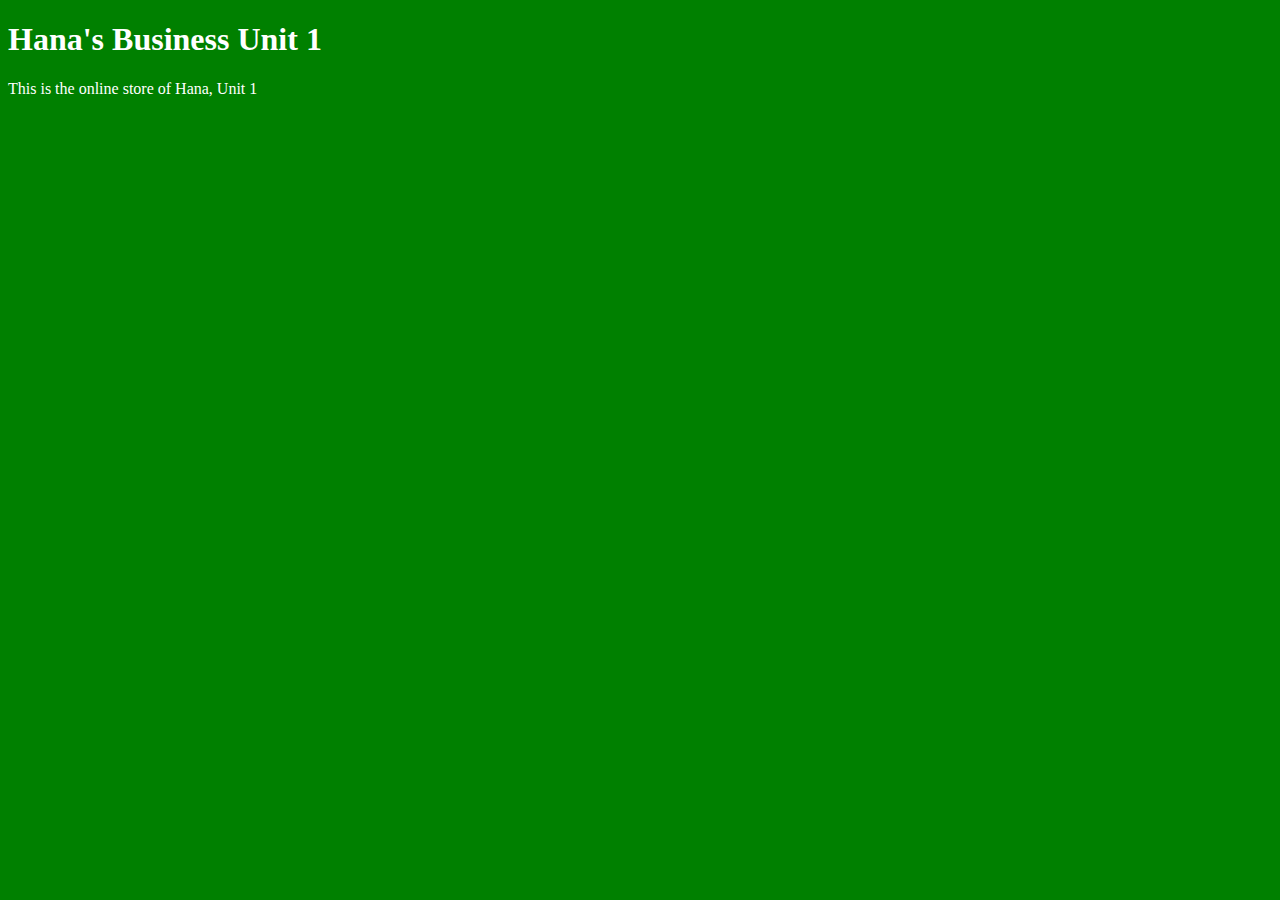
<file: unit_1/index.html>
<!DOCTYPE html>
<html>

	<head>
		<title>Hana's Business Unit 1</title>
		<link rel="stylesheet" type="text/css" href="css/style.css">
	</head>
	<body>
		<h1>Hana's Business Unit 1</h1>
		<p>This is the online store of Hana, Unit 1</p>
	</body>

</html>
</file>
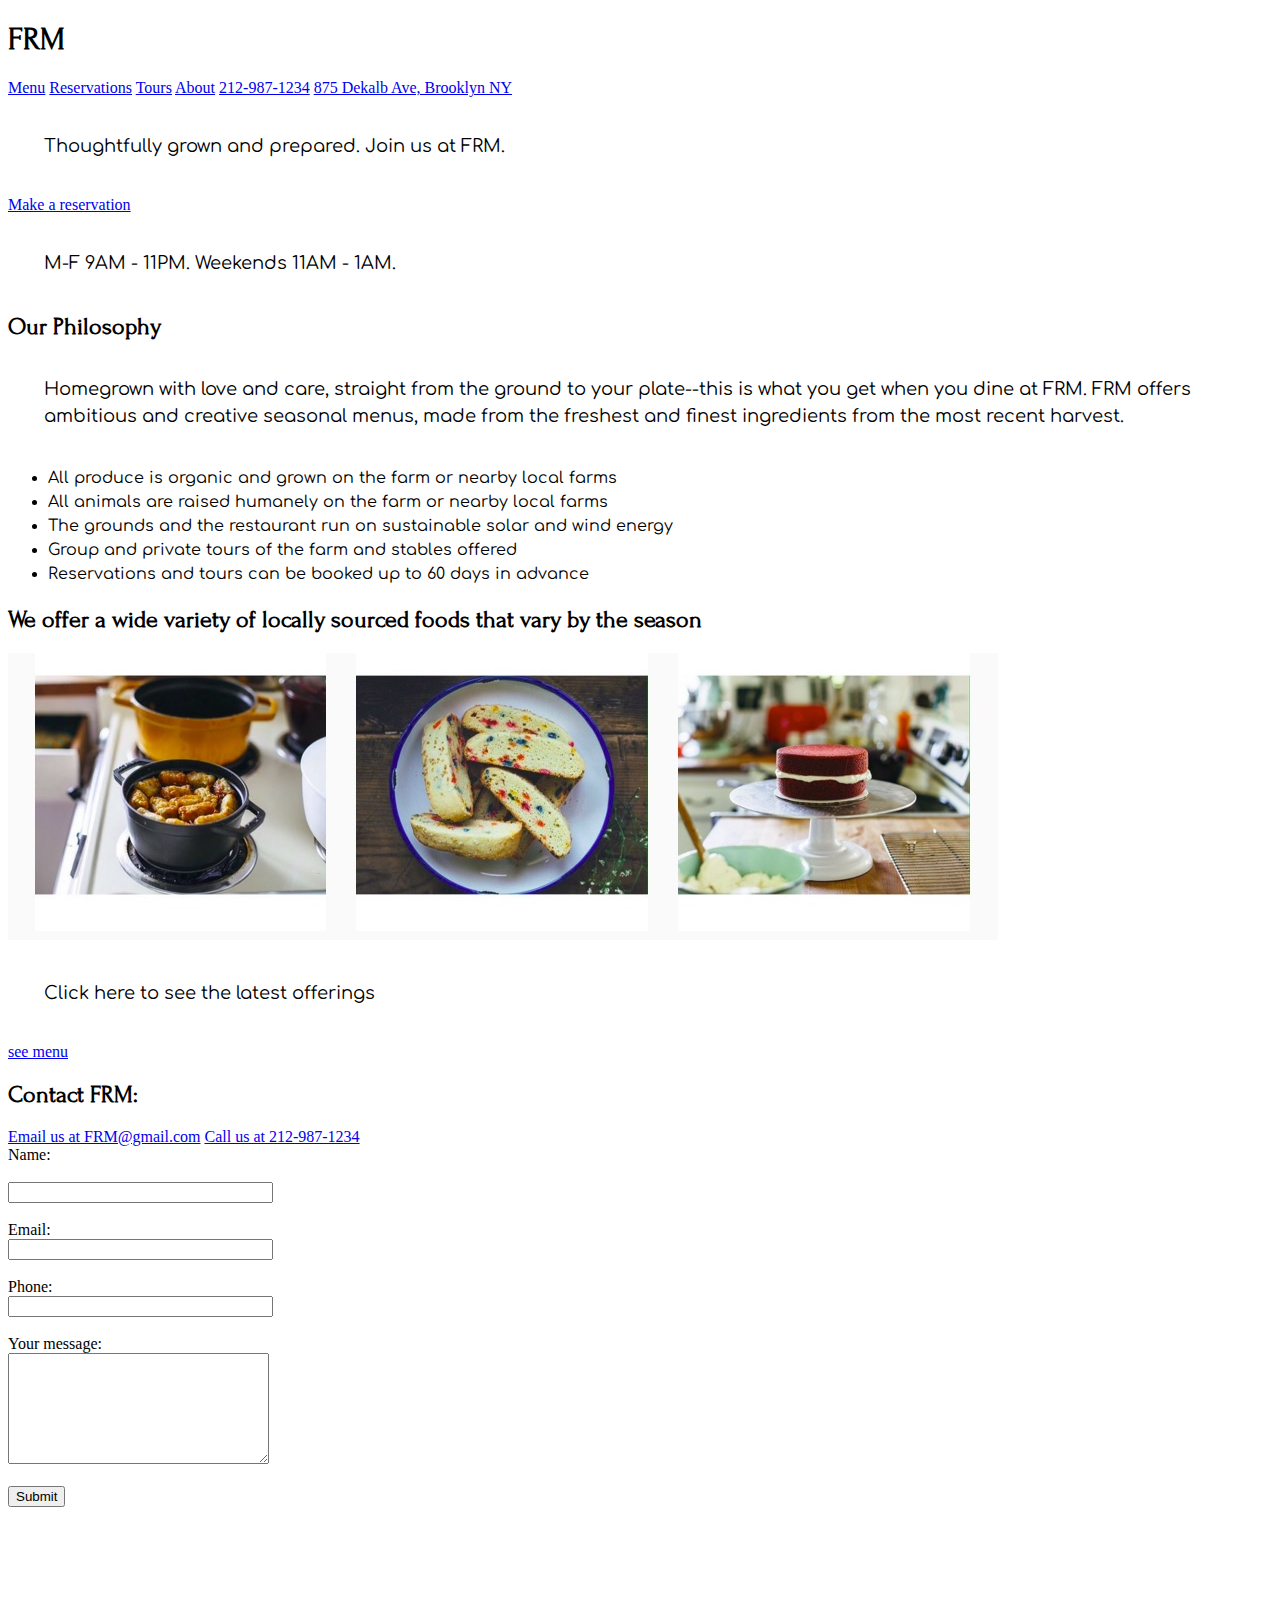
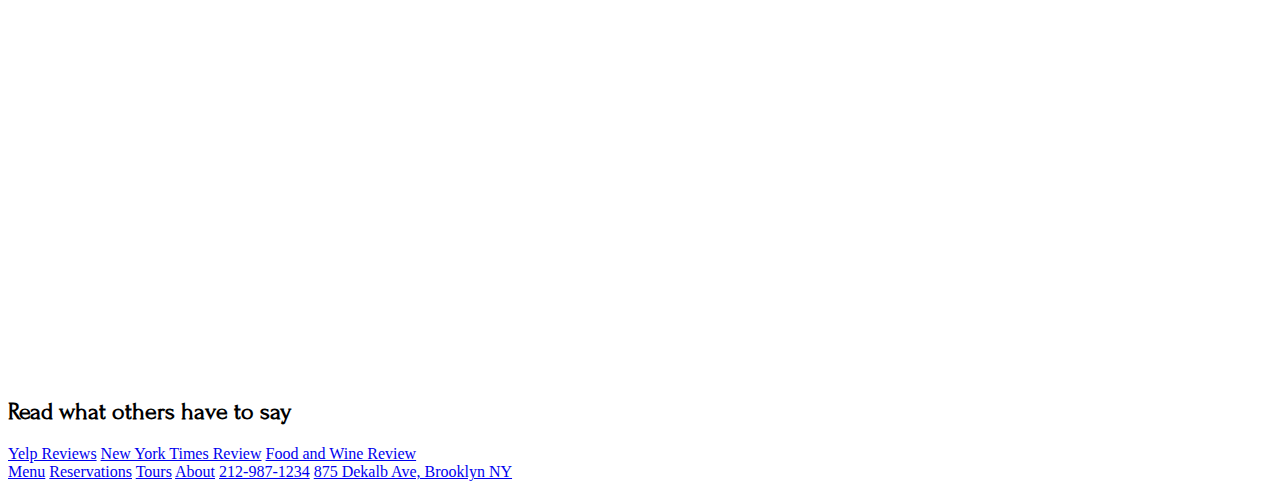
<file: unit_3/index.html>
<!DOCTYPE html>
<html>
<head>
	<title>FRM</title>
	<link rel="stylesheet" type="text/css" href="css/style.css">
</head>
<body>
	<header>
		<h1>FRM</h1>
		<nav>
			<a href="#">Menu</a>
			<a href="#">Reservations</a>
			<a href="#">Tours</a>
			<a href="#">About</a>
			<a href="tel:+2129871234">212-987-1234</a>
			<a href="https://www.google.com/maps/search/Brooklyn,+NY">875 Dekalb Ave, Brooklyn NY</a>
		</nav>
	</header>
	<section id="intro">
		<p id="slogan">Thoughtfully grown and prepared. Join us at FRM.</p>
		<a href="#">Make a reservation</a>
		<p id="hours">M-F 9AM - 11PM. Weekends 11AM - 1AM.</p>
	</section>
	<section>
		<h2>Our Philosophy</h2>
		<p>Homegrown with love and care, straight from the ground to your plate--this is what you get when you dine at FRM. FRM offers ambitious and creative seasonal menus, made from the freshest and finest ingredients from the most recent harvest.</p>
		<ul>
			<li>All produce is organic and grown on the farm or nearby local farms</li>
			<li>All animals are raised humanely on the farm or nearby local farms</li>
			<li>The grounds and the restaurant run on sustainable solar and wind energy</li>
			<li>Group and private tours of the farm and stables offered</li>
			<li>Reservations and tours can be booked up to 60 days in advance</li>
		</ul>
	</section>
	<section id="menu">
		<h2>We offer a wide variety of locally sourced foods that vary by the season</h2>
		<img src="images/Instagram_Feed_FRM.jpg">
		<p>Click here to see the latest offerings</p>
		<a href="#">see menu</a>
	</section>
	<section id="contact">
		<h2>Contact FRM:</h2>
		<a href="theFRM@gmail.com">Email us at FRM@gmail.com</a>
		<a href="tel:+2129871234">Call us at 212-987-1234</a>

	<br>
	<section id="contact form">
		<form id="contact_form" action="#" method="POST" enctype="	multipart/form-data">
		<div class="row">
			<label for="name">Name:</label><br></br>
			<input id="name" class="input" name="name" type="text" value="" size="30" /><br></br>
		</div>
		<div class="row">
			<label for="email">Email:</label><br />
			<input id="email" class="input" name="email" type="text" value="" size="30" /><br></br>
		</div>
		<div class="row">
			<label for="phone">Phone:</label><br />
			<input id="phone" class="input" name="phone" type="text" value="" size="30" /><br></br>
		</div>
		<div class="row">
			<label for="message">Your message:</label><br />
			<textarea id="message" class="input" name="message" rows="7" cols="30"></textarea><br></br>
		</div>
		<input id="submit_button" type="submit" value="Submit"/>
		</form>						
	</section>	
	</br>

		<iframe src="https://www.google.com/maps/embed?pb=!1m14!1m8!1m3!1d6050.299053015021!2d-73.945979!3d40.6927044!3m2!1i1024!2i768!4f13.1!3m3!1m2!1s0x89c25bf47bc26d59%3A0x4996b048f5bf6b81!2s875+Dekalb+Ave%2C+Brooklyn%2C+NY+11221!5e0!3m2!1sen!2sus!4v1496229995504" width="600" height="450" frameborder="0" style="border:0" allowfullscreen></iframe>
	</section>
	<section id="reviews">
		<h2> Read what others have to say</h2>
		<a href="#">Yelp Reviews</a> 
		<a href="#">New York Times Review</a>
		<a href="#">Food and Wine Review</a>
		<!-- Area for instragram feed-->
		<!--Area for social sharing icons-->

	<section id="footer">
		<a href="#">Menu</a>
		<a href="#">Reservations</a>
		<a href="#">Tours</a>
		<a href="#">About</a>
		<a href="tel:+2129871234">212-987-1234</a>
		<a href="https://www.google.com/maps/search/Brooklyn,+NY">875 Dekalb Ave, Brooklyn NY</a>


	</section>
</body>	
</html>
</file>
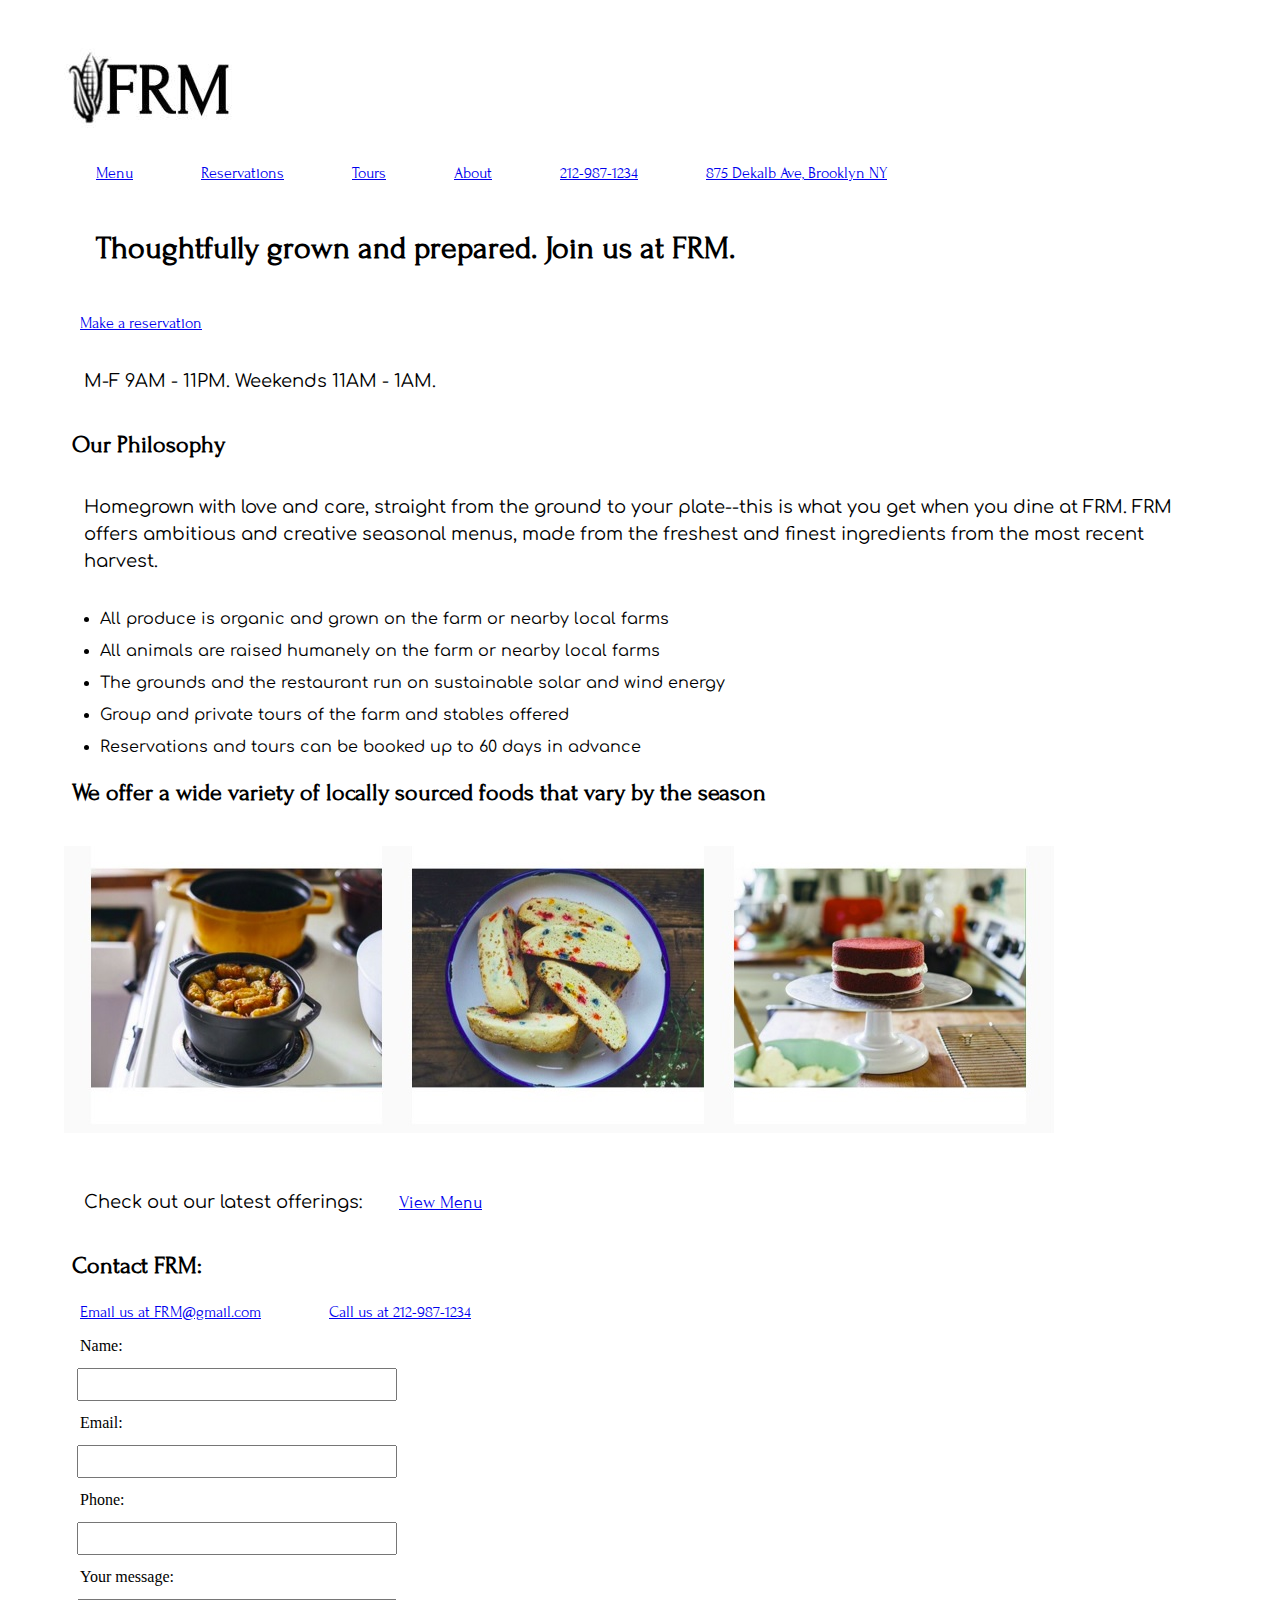
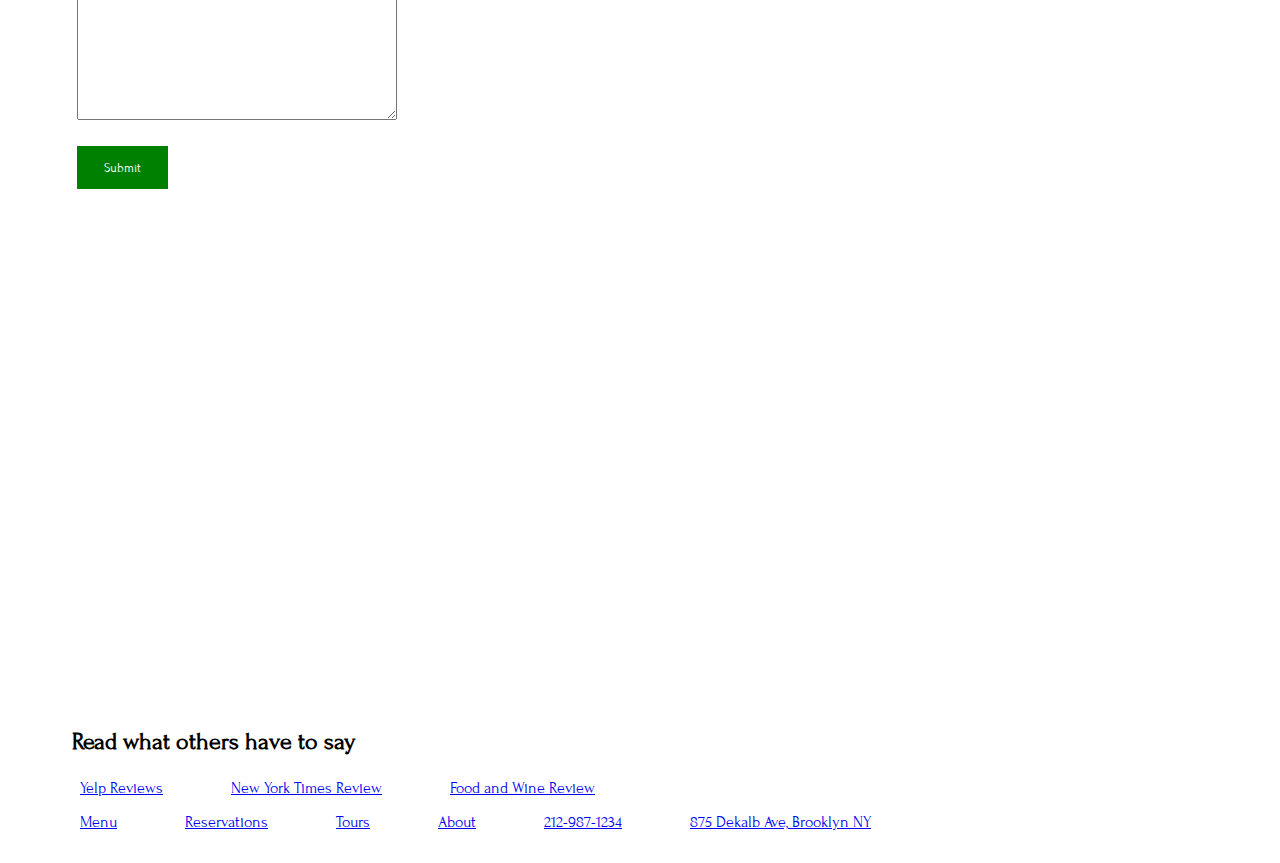
<file: unit_4/index.html>
<!DOCTYPE html>
<html>
<head>
	<title>FRM</title>
	<link rel="stylesheet" type="text/css" href="css/style.css">
</head>
<body>
	<header>
		<!-- <h1>FRM</h1> -->
		<img src="images/frm_logo.jpg">
		<nav>
			<a href="#">Menu</a>
			<a href="#">Reservations</a>
			<a href="#">Tours</a>
			<a href="#">About</a>
			<a href="tel:+2129871234">212-987-1234</a>
			<a href="https://www.google.com/maps/search/Brooklyn,+NY">875 Dekalb Ave, Brooklyn NY</a>
		</nav>
	</header>
	<section id="intro">
		<!-- <p id="slogan">Thoughtfully grown and prepared. Join us at FRM.</p> -->
		<h1 id="slogan">Thoughtfully grown and prepared. Join us at FRM.</h1>
		<a href="#">Make a reservation</a>
		<p id="hours">M-F 9AM - 11PM. Weekends 11AM - 1AM.</p>
	</section>
	<section>
		<h2>Our Philosophy</h2>
		<p>Homegrown with love and care, straight from the ground to your plate--this is what you get when you dine at FRM. FRM offers ambitious and creative seasonal menus, made from the freshest and finest ingredients from the most recent harvest.</p>
		<ul>
			<li>All produce is organic and grown on the farm or nearby local farms</li>
			<li>All animals are raised humanely on the farm or nearby local farms</li>
			<li>The grounds and the restaurant run on sustainable solar and wind energy</li>
			<li>Group and private tours of the farm and stables offered</li>
			<li>Reservations and tours can be booked up to 60 days in advance</li>
		</ul>
	</section>
	<section id="menu">
		<h2>We offer a wide variety of locally sourced foods that vary by the season</h2>
		<img src="images/Instagram_Feed_FRM.jpg">
		<p>Check out our latest offerings:<a href="#">View Menu</a></p>
		<!-- <a href="#">View Menu</a> -->
	</section>
	<section id="contact">
		<h2>Contact FRM:</h2>
		<a href="theFRM@gmail.com">Email us at FRM@gmail.com</a>
		<a href="tel:+2129871234">Call us at 212-987-1234</a>
		<form action="#" method="POST" enctype="multipart/form-data">
			<label for="name">Name:</label><br>
			<input id="name" class="input" name="name" type="text" value="" size="30">
			<label for="email">Email:</label><br>
			<input id="email" class="input" name="email" type="text" value="" size="30">
			<label for="phone">Phone:</label><br>
			<input id="phone" class="input" name="phone" type="text" value="" size="30">
			<label for="message">Your message:</label><br>
			<textarea id="message" class="input" name="message" rows="7" cols="30"></textarea>
			<input id="submit_button" type="submit" value="Submit">
		</form>						
		<iframe src="https://www.google.com/maps/embed?pb=!1m14!1m8!1m3!1d6050.299053015021!2d-73.945979!3d40.6927044!3m2!1i1024!2i768!4f13.1!3m3!1m2!1s0x89c25bf47bc26d59%3A0x4996b048f5bf6b81!2s875+Dekalb+Ave%2C+Brooklyn%2C+NY+11221!5e0!3m2!1sen!2sus!4v1496229995504" width="600" height="450" frameborder="0" style="border:0" allowfullscreen></iframe>
	</section>
	<section id="reviews">
		<h2> Read what others have to say</h2>
		<a href="#">Yelp Reviews</a> 
		<a href="#">New York Times Review</a>
		<a href="#">Food and Wine Review</a>
		<!-- Area for instragram feed-->
		<!--Area for social sharing icons-->
	</section>
	<footer>
		<a href="#">Menu</a>
		<a href="#">Reservations</a>
		<a href="#">Tours</a>
		<a href="#">About</a>
		<a href="tel:+2129871234">212-987-1234</a>
		<a href="https://www.google.com/maps/search/Brooklyn,+NY">875 Dekalb Ave, Brooklyn NY</a>
	</footer>
</body>	
</html>
</file>
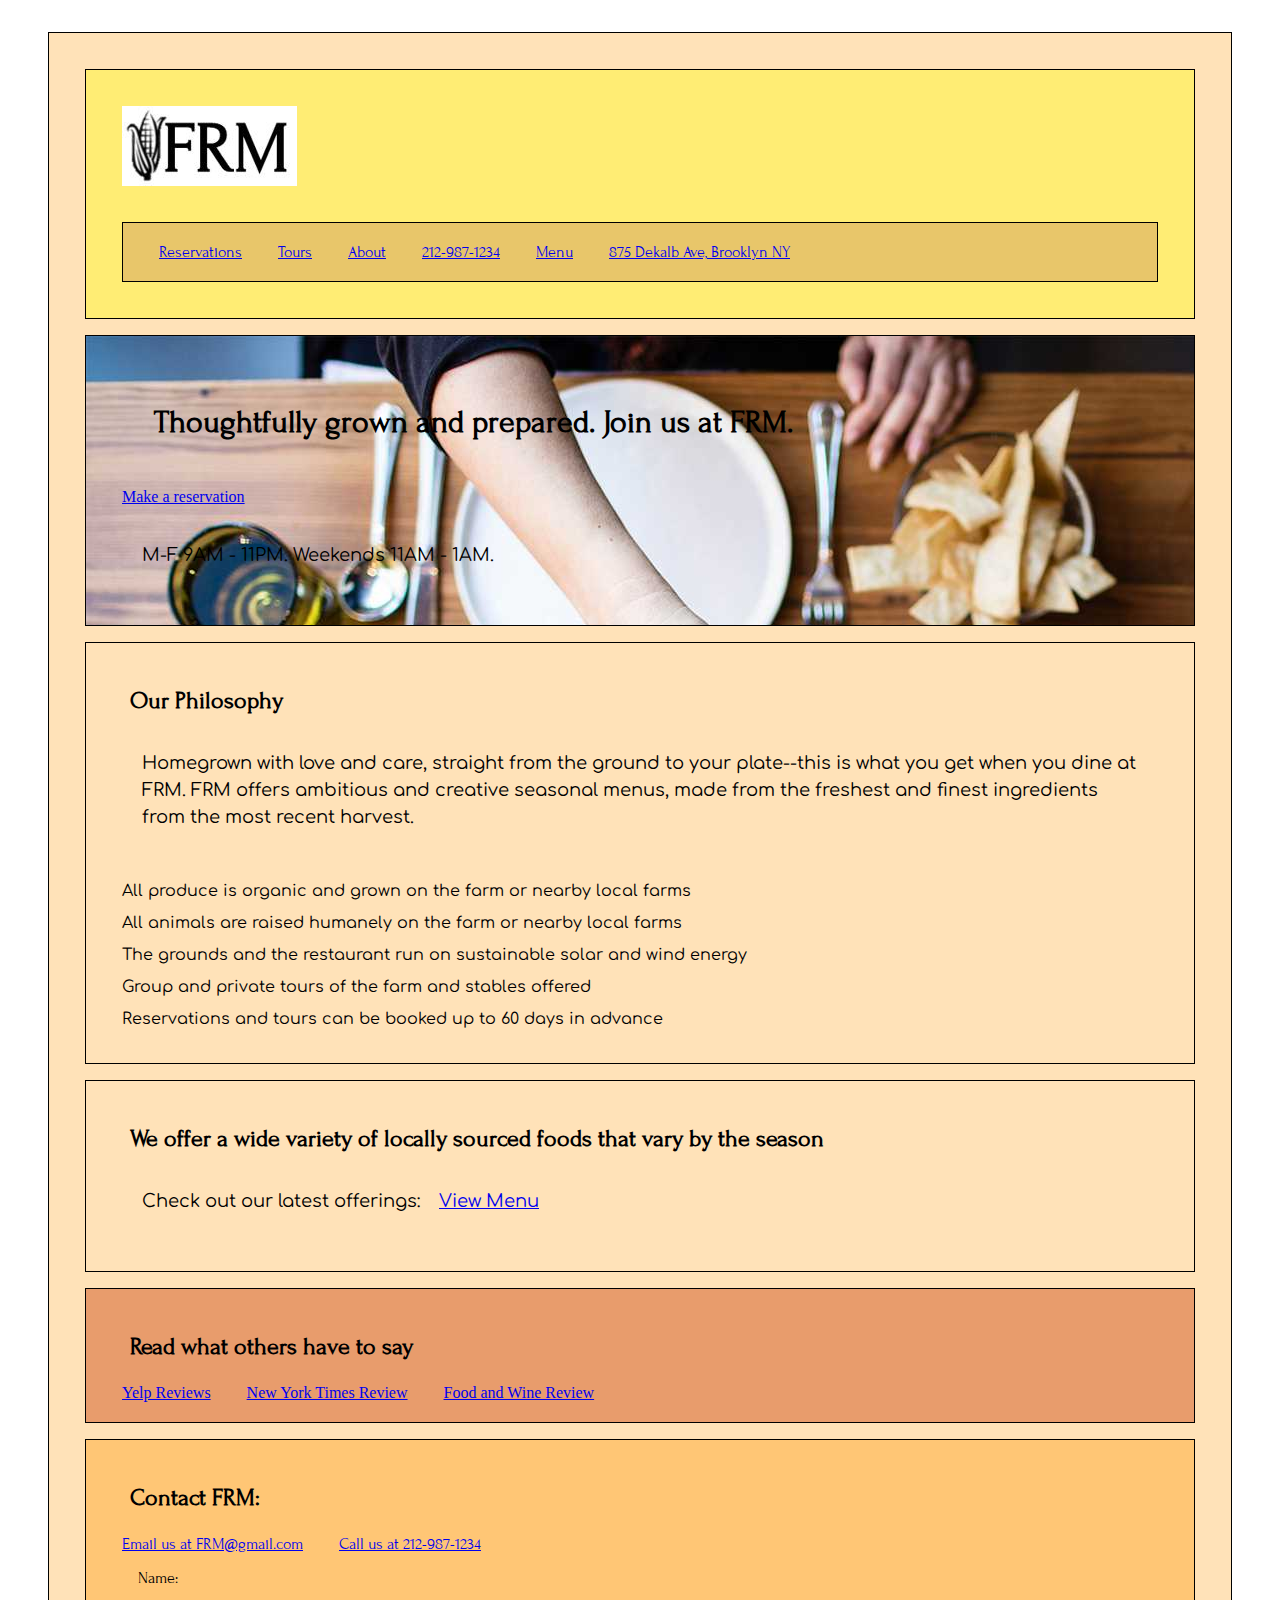
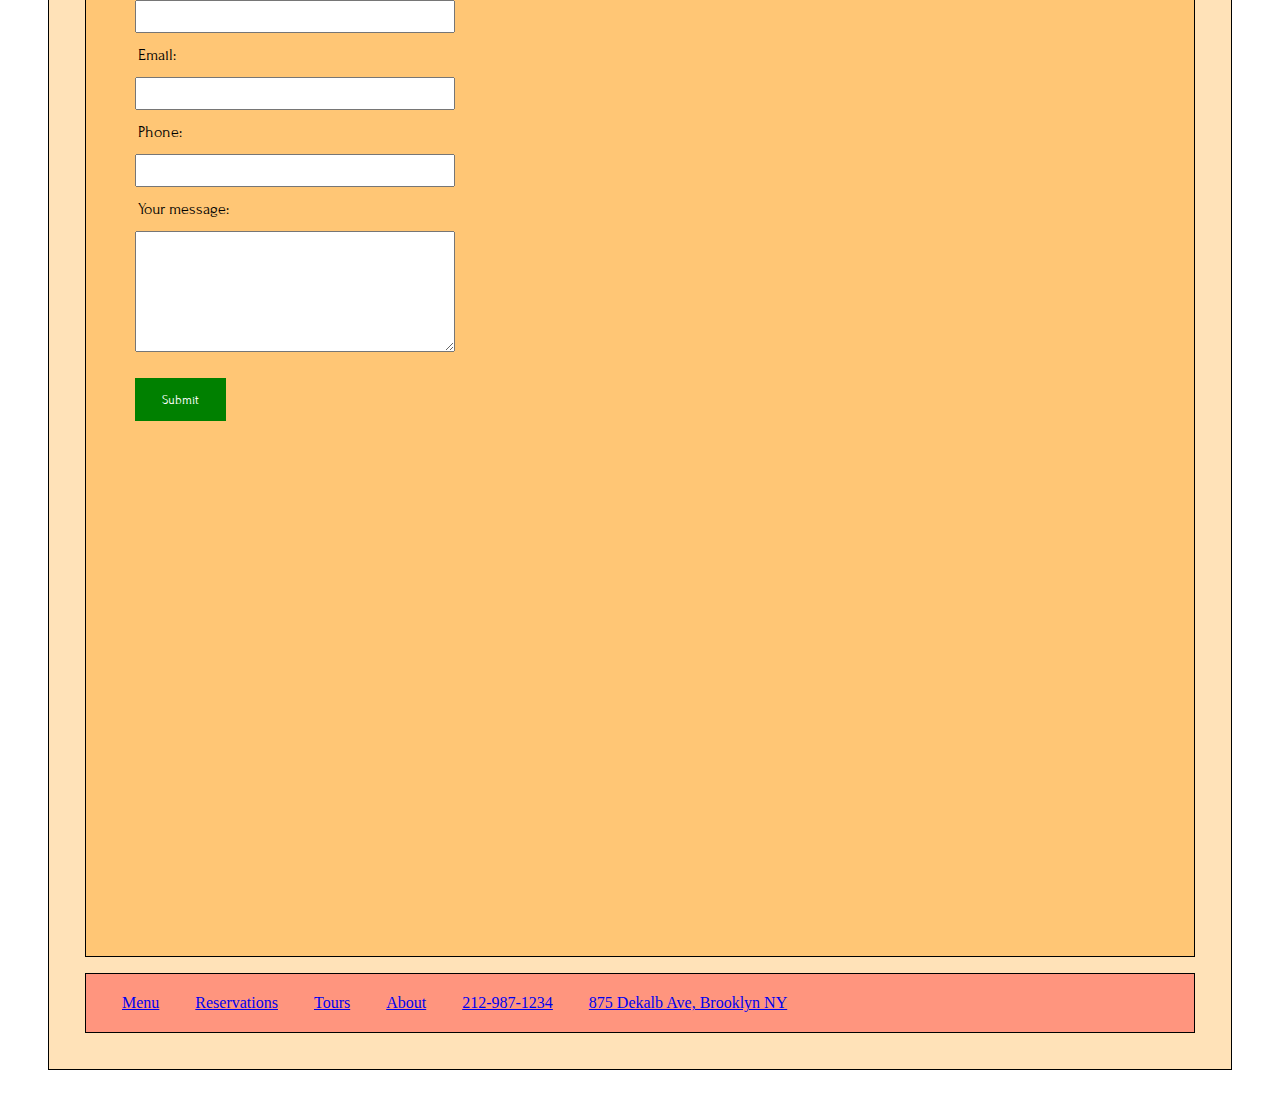
<file: unit_5/index.html>
<!DOCTYPE html>
<html>
<head>
	<title>FRM</title>
	<link rel="stylesheet" type="text/css" href="css/style.css">
</head>
<body>
	<div class ="wrapper">
	<header>
		<!-- <h1>FRM</h1> -->
		<img src="images/frm_logo.jpg">
		<nav>
			<a href="#">Reservations</a>
			<a href="#">Tours</a>
			<a href="#">About</a>
			<a href="tel:+2129871234">212-987-1234</a>
			<a href="#">Menu</a></li>
			<a href="https://www.google.com/maps/search/Brooklyn,+NY">875 Dekalb Ave, Brooklyn NY</a>
		</nav>
	</header>
	<section id="intro">
		<!-- <p id="slogan">Thoughtfully grown and prepared. Join us at FRM.</p> -->
		<h1 id="slogan">Thoughtfully grown and prepared. Join us at FRM.</h1>
		<a href="#">Make a reservation</a>
		<p id="hours">M-F 9AM - 11PM. Weekends 11AM - 1AM.</p>
	</section>
	<section>
		<h2>Our Philosophy</h2>
		<p>Homegrown with love and care, straight from the ground to your plate--this is what you get when you dine at FRM. FRM offers ambitious and creative seasonal menus, made from the freshest and finest ingredients from the most recent harvest.</p>
		<ul>
			<li>All produce is organic and grown on the farm or nearby local farms</li>
			<li>All animals are raised humanely on the farm or nearby local farms</li>
			<li>The grounds and the restaurant run on sustainable solar and wind energy</li>
			<li>Group and private tours of the farm and stables offered</li>
			<li>Reservations and tours can be booked up to 60 days in advance</li>
		</ul>
	</section>
	<section id="menu">
		<h2>We offer a wide variety of locally sourced foods that vary by the season</h2>
		<!-- <img src="images/Instagram_Feed_FRM.jpg"> -->
		<p>Check out our latest offerings:<a href="#">View Menu</a></p>
		<!-- <a href="#">View Menu</a> -->
	</section>
	<section id="reviews">
		<h2> Read what others have to say</h2>
		<a href="#">Yelp Reviews</a> 
		<a href="#">New York Times Review</a>
		<a href="#">Food and Wine Review</a>
		<!-- Area for instragram feed-->
		<!--Area for social sharing icons-->
	</section>
	<section id="contact">
		<h2>Contact FRM:</h2>
		<a href="theFRM@gmail.com">Email us at FRM@gmail.com</a>
		<a href="tel:+2129871234">Call us at 212-987-1234</a>
		<form action="#" method="POST" enctype="multipart/form-data">
			<label for="name">Name:</label><br>
			<input id="name" class="input" name="name" type="text" value="" size="30">
			<label for="email">Email:</label><br>
			<input id="email" class="input" name="email" type="text" value="" size="30">
			<label for="phone">Phone:</label><br>
			<input id="phone" class="input" name="phone" type="text" value="" size="30">
			<label for="message">Your message:</label><br>
			<textarea id="message" class="input" name="message" rows="7" cols="30"></textarea>
			<input id="submit_button" type="submit" value="Submit">
		</form>						
		<iframe src="https://www.google.com/maps/embed?pb=!1m14!1m8!1m3!1d6050.299053015021!2d-73.945979!3d40.6927044!3m2!1i1024!2i768!4f13.1!3m3!1m2!1s0x89c25bf47bc26d59%3A0x4996b048f5bf6b81!2s875+Dekalb+Ave%2C+Brooklyn%2C+NY+11221!5e0!3m2!1sen!2sus!4v1496229995504" width="600" height="450" frameborder="0" style="border:0" allowfullscreen></iframe>
	</section>
	<footer>
		<a href="#">Menu</a>
		<a href="#">Reservations</a>
		<a href="#">Tours</a>
		<a href="#">About</a>
		<a href="tel:+2129871234">212-987-1234</a>
		<a href="https://www.google.com/maps/search/Brooklyn,+NY">875 Dekalb Ave, Brooklyn NY</a>
	</footer>
	</div>
</body>	
</html>
</file>
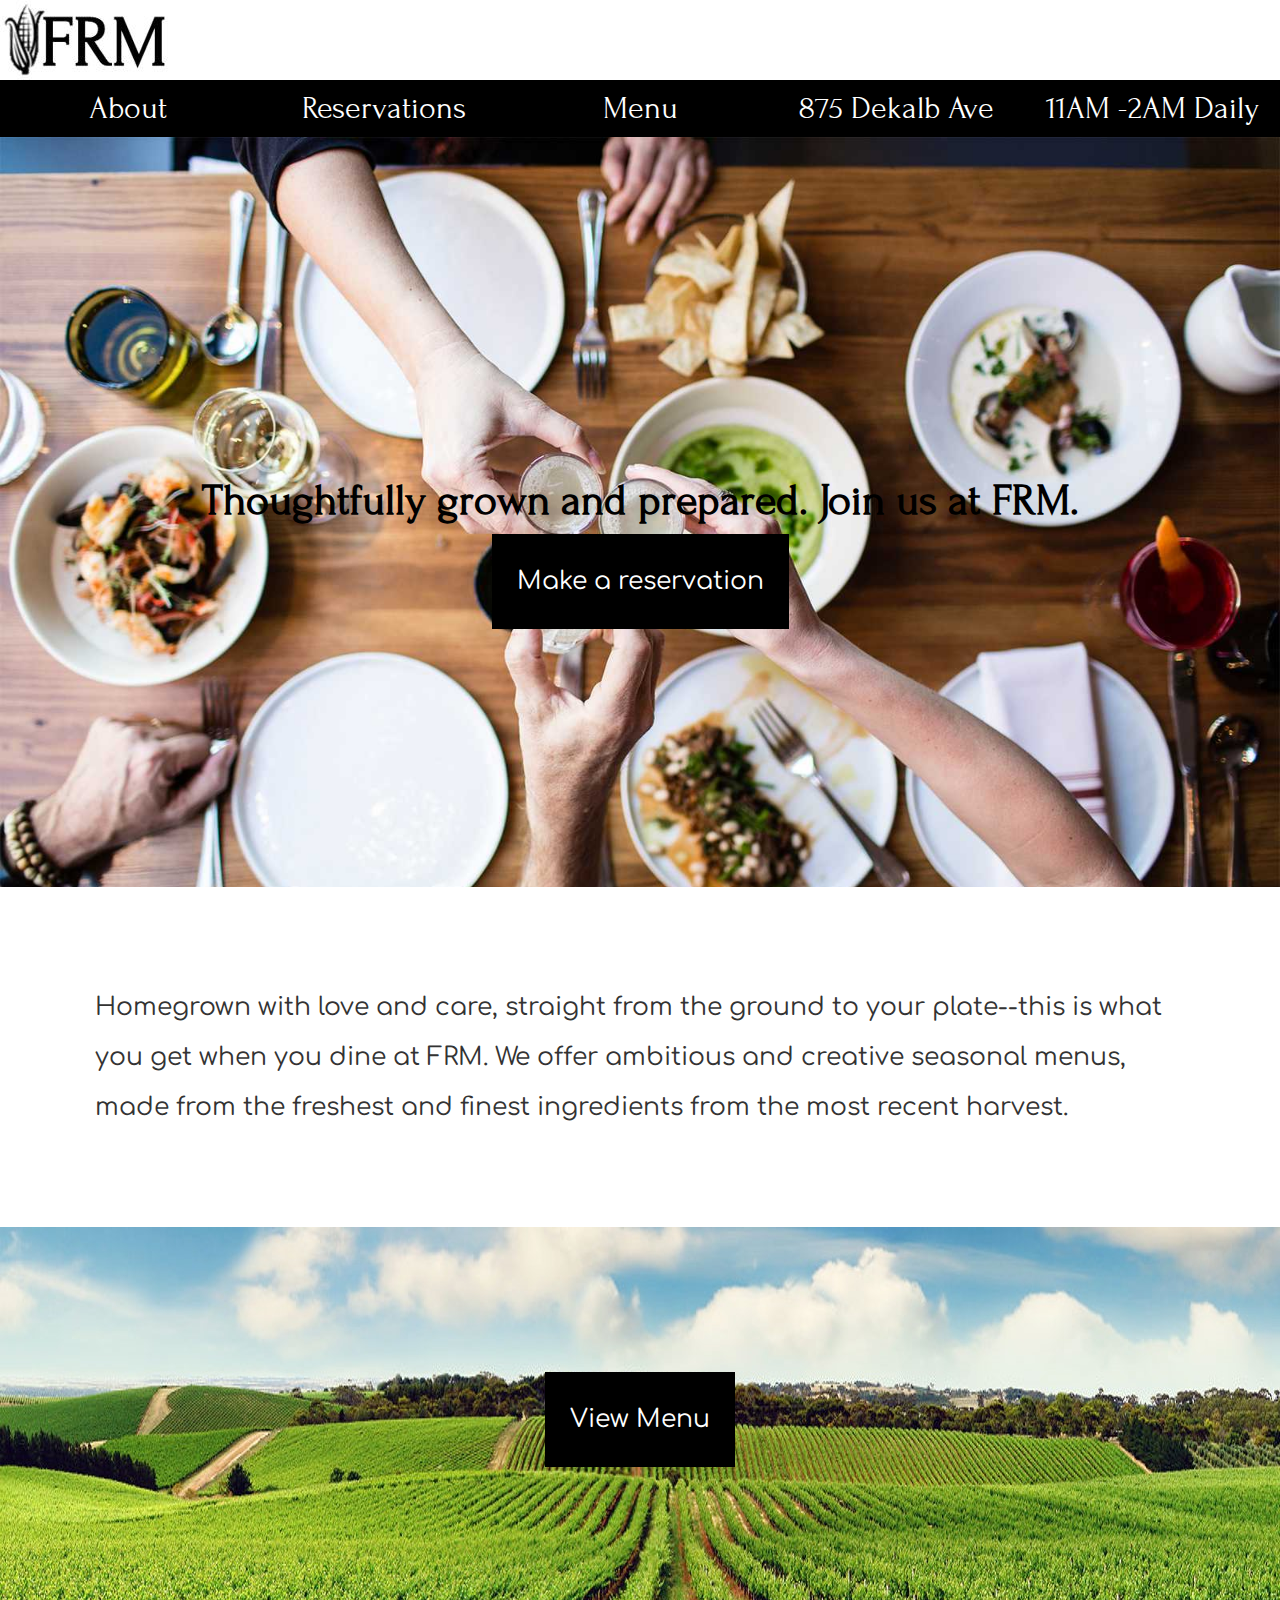
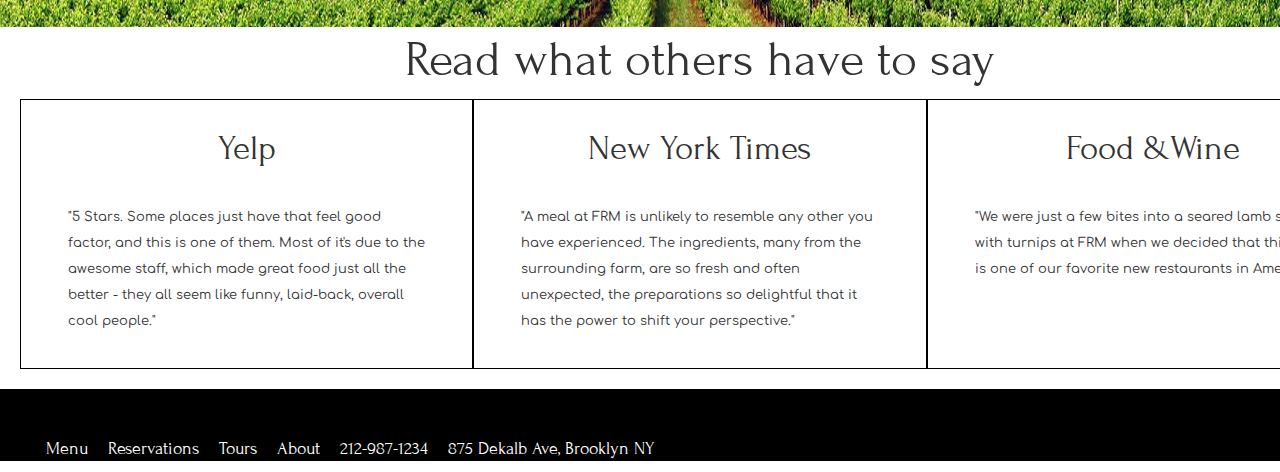
<file: unit_6/index.html>
<!DOCTYPE html>
<html>
<head>
	<title>FRM</title>
	<link rel="stylesheet" type="text/css" href="css/reset.css">
	<link rel="stylesheet" type="text/css" href="css/style.css">
	
</head>
<body>
	<header>
		<!-- <h1>FRM</h1> -->
		<img src="images/frm_logo.jpg">
		<!-- <h1 id="hours">M-F 9AM - 11PM. Weekends 11AM - 1AM.</h1> -->
		<nav>
			<a href="about.html">About</a>
			<a href="reservations.html">Reservations</a>
			<a href="menu.html">Menu</a></li>
			<a href="https://www.google.com/maps/search/Brooklyn,+NY">875 Dekalb Ave</a>
			<a href="tel:+2129871234">11AM -2AM Daily</a>
		</nav>

	</header>

	<section id="intro">
		<h1 id="slogan">Thoughtfully grown and prepared. Join us at FRM.</h1>
		<a class="button" id="reservation" href="#">Make a reservation</a>
	</section>

	<section>
		<!-- <h2>Our Philosophy</h2> -->
		<p>Homegrown with love and care, straight from the ground to your plate--this is what you get when you dine at FRM. We offer ambitious and creative seasonal menus, made from the freshest and finest ingredients from the most recent harvest.</p>
	</section>

	<section id="menu">
		<a class="button" href="menu.html">View Menu</a>
	</section>

	<section id="reviews">
		<h2> Read what others have to say</h2>
		<div class="column" id="column1"><a href="yelp.com">Yelp</a> 
			<p class="reviews_text">"5 Stars. Some places just have that feel good factor, and this is one of them. Most of it's due to the awesome staff, which made great food just all the better - they all seem like funny, laid-back, overall cool people."
			</p> 
		</div>
		<div class="column" id="column2"><a href="newyorktimes.com">New York Times</a>
			<p class="reviews_text"> "A meal at FRM is unlikely to resemble any other you have experienced. The ingredients, many from the surrounding farm, are so fresh and often unexpected, the preparations so delightful that it has the power to shift your perspective."
			</p>
		</div>
		<div class="column" id="column3"><a href="foodandwine.com">Food &amp;Wine</a>
			<p class="reviews_text"> "We were just a few bites into a seared lamb shanks with turnips at FRM when we decided that this place is one of our favorite new restaurants in America."
			</p>
		</div>
		<!-- Area for instragram feed-->
		<!--Area for social sharing icons-->
	</section>
	<footer>
		<a href="#">Menu</a>
		<a href="#">Reservations</a>
		<a href="#">Tours</a>
		<a href="#">About</a>
		<a href="tel:+2129871234">212-987-1234</a>
		<a href="https://www.google.com/maps/search/Brooklyn,+NY">875 Dekalb Ave, Brooklyn NY</a>
	</footer>
</body>	
</html>



<!-- <ul>
			<li>All produce is organic and grown on the farm or nearby local farms</li>
			<li>All animals are raised humanely on the farm or nearby local farms</li>
			<li>The grounds and the restaurant run on sustainable solar and wind energy</li>
			<li>Group and private tours of the farm and stables offered</li>
			<li>Reservations and tours can be booked up to 60 days in advance</li>
		</ul> -->

<!-- <section id="contact">
	<h2>Contact FRM:</h2>
		<a href="theFRM@gmail.com">Email us at FRM@gmail.com</a>
		<a href="tel:+2129871234">Call us at 212-987-1234</a>
		<form action="#" method="POST" enctype="multipart/form-data">
			<label for="name">Name:</label><br>
			<input id="name" class="input" name="name" type="text" value="" size="30">
			<label for="email">Email:</label><br>
			<input id="email" class="input" name="email" type="text" value="" size="30">
			<label for="phone">Phone:</label><br>
			<input id="phone" class="input" name="phone" type="text" value="" size="30">
			<label for="message">Your message:</label><br>
			<textarea id="message" class="input" name="message" rows="7" cols="30"></textarea>
			<input id="submit_button" type="submit" value="Submit">
		</form>						
		<iframe src="https://www.google.com/maps/embed?pb=!1m14!1m8!1m3!1d6050.299053015021!2d-73.945979!3d40.6927044!3m2!1i1024!2i768!4f13.1!3m3!1m2!1s0x89c25bf47bc26d59%3A0x4996b048f5bf6b81!2s875+Dekalb+Ave%2C+Brooklyn%2C+NY+11221!5e0!3m2!1sen!2sus!4v1496229995504" width="600" height="450" frameborder="0" style="border:0" allowfullscreen></iframe>
	</section> -->
</file>
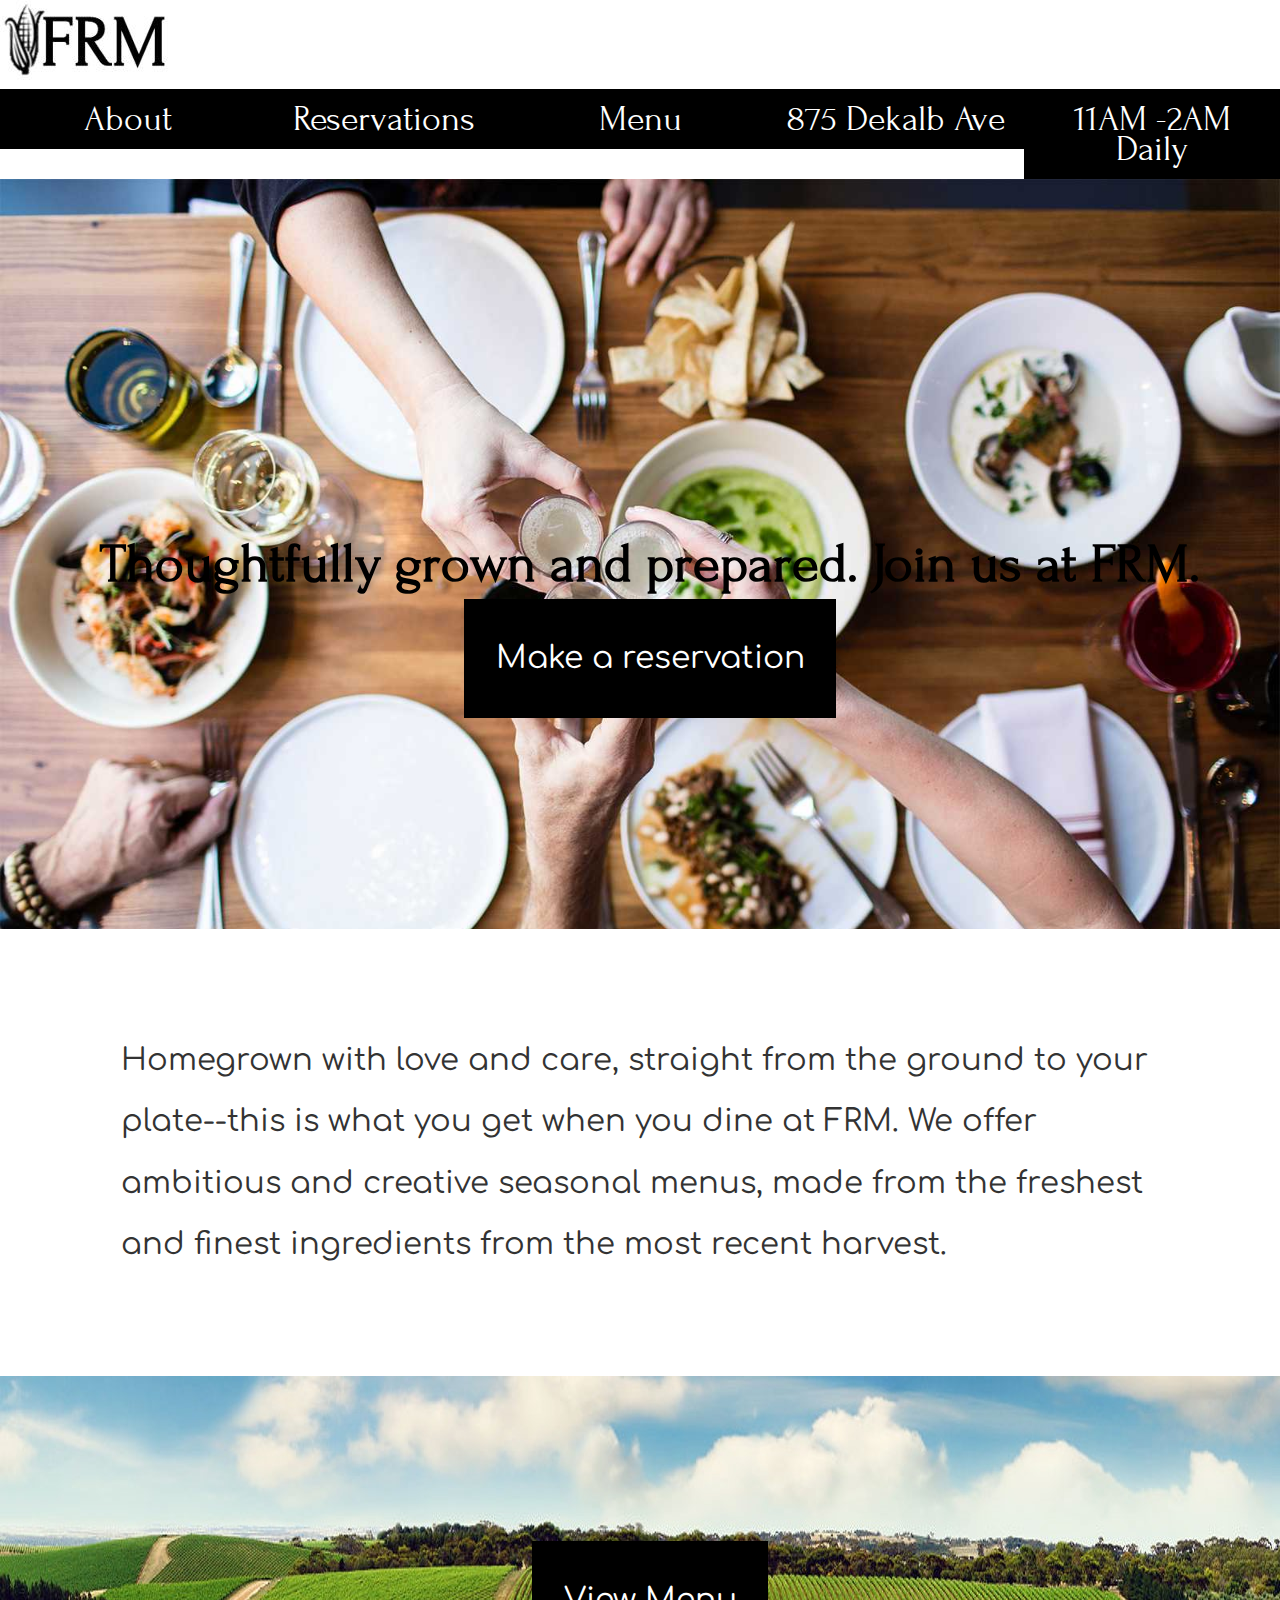
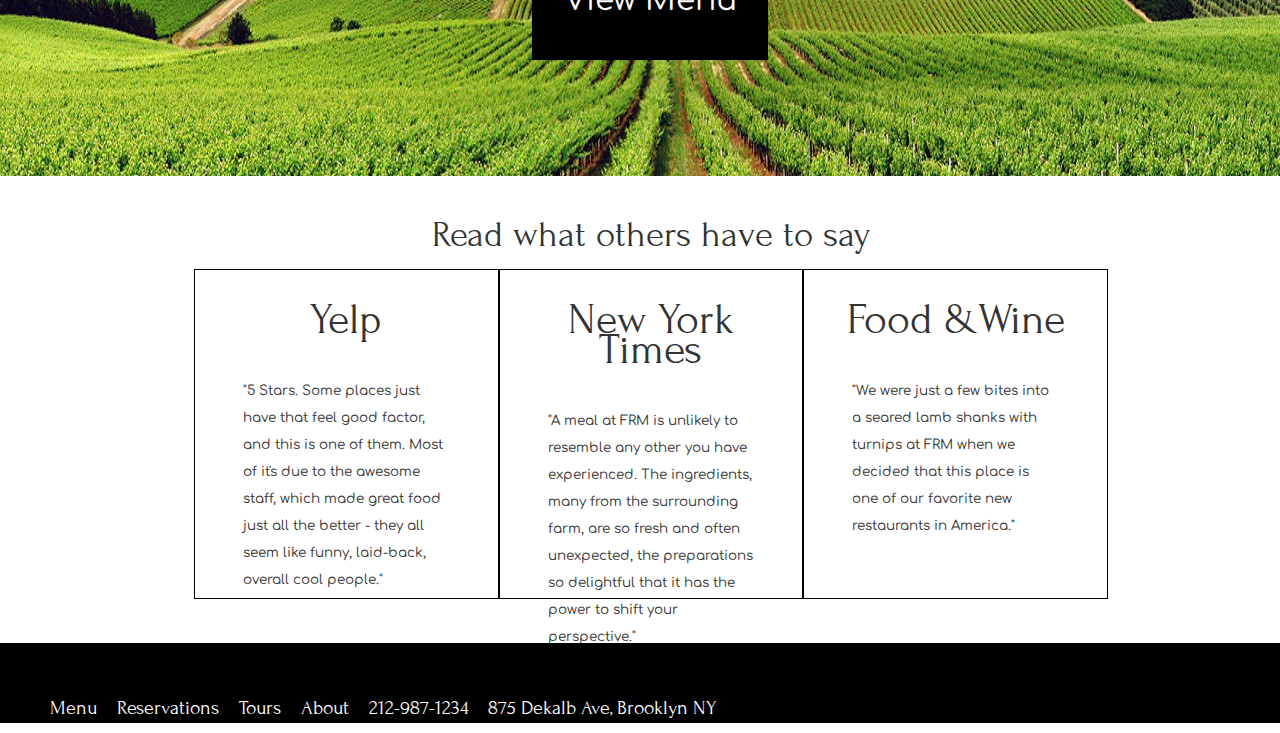
<file: unit_8/index.html>
<!DOCTYPE html>
<html>
<head>
	<title>FRM</title>
	<link rel="stylesheet" type="text/css" href="css/reset.css">
	<link rel="stylesheet" type="text/css" href="css/style.css">
	<meta name="viewport" content="width=device-width, initial-scale=1">
</head>
<body>
	<header>
		<!-- <h1>FRM</h1> -->
		<img src="images/frm_logo.jpg">
		<!-- <h1 id="hours">M-F 9AM - 11PM. Weekends 11AM - 1AM.</h1> -->
		<nav>
			<a href="about.html">About</a>
			<a href="reservations.html">Reservations</a>
			<a href="menu.html">Menu</a></li>
			<a href="https://www.google.com/maps/search/Brooklyn,+NY">875 Dekalb Ave</a>
			<a href="tel:+2129871234">11AM -2AM Daily</a>
		</nav>

	</header>

	<section id="intro">
		<h1 id="slogan">Thoughtfully grown and prepared. Join us at FRM.</h1>
		<a class="button" id="reservation" href="#">Make a reservation</a>
	</section>

	<section>
		<!-- <h2>Our Philosophy</h2> -->
		<p>Homegrown with love and care, straight from the ground to your plate--this is what you get when you dine at FRM. We offer ambitious and creative seasonal menus, made from the freshest and finest ingredients from the most recent harvest.</p>
	</section>

	<section id="menu">
		<a class="button" href="menu.html">View Menu</a>
	</section>

	<section id="reviews">
		<h2> Read what others have to say</h2>
		<div class="column" id="column1"><a href="yelp.com">Yelp</a> 
			<p class="reviews_text">"5 Stars. Some places just have that feel good factor, and this is one of them. Most of it's due to the awesome staff, which made great food just all the better - they all seem like funny, laid-back, overall cool people."
			</p> 
		</div>
		<div class="column" id="column2"><a href="newyorktimes.com">New York Times</a>
			<p class="reviews_text"> "A meal at FRM is unlikely to resemble any other you have experienced. The ingredients, many from the surrounding farm, are so fresh and often unexpected, the preparations so delightful that it has the power to shift your perspective."
			</p>
		</div>
		<div class="column" id="column3"><a href="foodandwine.com">Food &amp;Wine</a>
			<p class="reviews_text"> "We were just a few bites into a seared lamb shanks with turnips at FRM when we decided that this place is one of our favorite new restaurants in America."
			</p>
		</div>
		<!-- Area for instragram feed-->
		<!--Area for social sharing icons-->
	</section>
	<footer>
		<a href="#">Menu</a>
		<a href="#">Reservations</a>
		<a href="#">Tours</a>
		<a href="#">About</a>
		<a href="tel:+2129871234">212-987-1234</a>
		<a href="https://www.google.com/maps/search/Brooklyn,+NY">875 Dekalb Ave, Brooklyn NY</a>
	</footer>
</body>	
</html>



<!-- <ul>
			<li>All produce is organic and grown on the farm or nearby local farms</li>
			<li>All animals are raised humanely on the farm or nearby local farms</li>
			<li>The grounds and the restaurant run on sustainable solar and wind energy</li>
			<li>Group and private tours of the farm and stables offered</li>
			<li>Reservations and tours can be booked up to 60 days in advance</li>
		</ul> -->

<!-- <section id="contact">
	<h2>Contact FRM:</h2>
		<a href="theFRM@gmail.com">Email us at FRM@gmail.com</a>
		<a href="tel:+2129871234">Call us at 212-987-1234</a>
		<form action="#" method="POST" enctype="multipart/form-data">
			<label for="name">Name:</label><br>
			<input id="name" class="input" name="name" type="text" value="" size="30">
			<label for="email">Email:</label><br>
			<input id="email" class="input" name="email" type="text" value="" size="30">
			<label for="phone">Phone:</label><br>
			<input id="phone" class="input" name="phone" type="text" value="" size="30">
			<label for="message">Your message:</label><br>
			<textarea id="message" class="input" name="message" rows="7" cols="30"></textarea>
			<input id="submit_button" type="submit" value="Submit">
		</form>						
		<iframe src="https://www.google.com/maps/embed?pb=!1m14!1m8!1m3!1d6050.299053015021!2d-73.945979!3d40.6927044!3m2!1i1024!2i768!4f13.1!3m3!1m2!1s0x89c25bf47bc26d59%3A0x4996b048f5bf6b81!2s875+Dekalb+Ave%2C+Brooklyn%2C+NY+11221!5e0!3m2!1sen!2sus!4v1496229995504" width="600" height="450" frameborder="0" style="border:0" allowfullscreen></iframe>
	</section> -->
</file>
<file: unit_1/css/style.css>
body {
    background-color: green;
}

h1, p {
    color: white;
}
</file>
<file: unit_3/css/style.css>
@import url('https://fonts.googleapis.com/css?family=Comfortaa|Forum');



h1 {
	text-align: left;
  	font-family: 'Forum', cursive;
}


h2 {
	text-align: left;
  	font-family: 'Forum', cursive;
}

p {
	font-family: 'Comfortaa', cursive;
	font-size: 18px;
	line-height: 1.5em;
	margin: 2em;
}


li {
	font-family: 'Comfortaa', cursive;
	font-size: 16px;
	line-height: 1.5em;
}

/*
body
h1
p
ul
li
img
#slogan
background
background-color
color
font-size
font-style
font-weight
text-align
text-decoration
text-transform*/
</file>
<file: unit_4/css/style.css>
@import url('https://fonts.googleapis.com/css?family=Comfortaa|Forum');
* { margin:1em; padding:1.5; box-sizing:border-box; }



h1 {
	text-align: left;
  	font-family: 'Forum', cursive;
  	margin: 1.5em;
}

nav {
	text-align: left;
  	font-family: 'Forum', cursive;
  	margin: 1em;
}


a {
	text-align: left;
  	font-family: 'Forum', cursive;
  	margin: 2em;
}


h2 {
	text-align: left;
  	font-family: 'Forum', cursive;
  	margin: 1em;
}

p {
	font-family: 'Comfortaa', cursive;
	font-size: 18px;
	line-height: 1.5em;
	margin: 2em;
}

ul {
	padding-left:2em;
	padding-left:1.25em;
}
li {
	font-family: 'Comfortaa', cursive;
	font-size: 16px;
	line-height: 1em;
}

#contact_form {
	text-align: left;
  	font-family: 'Forum', cursive;
}


#submit_button {
	text-align: left;
	font-family: 'Forum', cursive;
	display: inline-block;
	width: auto;
	background: green;
	border: none;
	padding: 1em 2em;
	color: #fff;
}
input, textarea {
    display: block;
    width: 100%;
    margin-bottom: 1em;
    padding: .5em;
    /* outline: none; */
    /* border: none; */
    /* box-shadow: inset 1px 1px 3px rgba(0,0,0,.15); */
}

form {
    width: 20em;
}

/*
body
h1
p
ul
li
img
#slogan
background
background-color
color
font-size
font-style
font-weight
text-align
text-decoration
text-transform*/
</file>
<file: unit_5/css/style.css>
@import url('https://fonts.googleapis.com/css?family=Comfortaa|Forum');
* { margin:1em; padding:1.5; box-sizing:border-box; }


header {
    background-color: #FFED74;
    border: 1px black solid;
    padding: 20px;
}

#intro {
	background-image: url("../images/eating_dinner_at_FRM_cheers.jpg");
}

h1 {
	text-align: left;
  	font-family: 'Forum', cursive;
  	margin: 1.5em;

}

nav {
	background-color: #E8C66A;
	border: 1px black solid;
    padding: 20px;
	text-align: left;
  	font-family: 'Forum', cursive;
  	margin: 1em;
    /*position: fixed;
    top: 0;
    width: 100%;*/
}

}


a {
	display: block;
  	font-family: 'Forum', cursive;
  	margin: 2em;
}

a:hover {
	background-color: #aaaaaa
}


h2 {
	text-align: left;
  	font-family: 'Forum', cursive;
  	margin: 1em;
}

p {
	font-family: 'Comfortaa', cursive;
	font-size: 18px;
	line-height: 1.5em;
	margin: 2em;
}

ul {
	list-style-type: none;
	margin:0;
	padding:0;
	overflow: hidden;
}
li {
	/*float: left;*/
	/*display: inline;*/
	font-family: 'Comfortaa', cursive;
	font-size: 16px;
	line-height: 1em;
}

li a {
	float: left;
	display: block;
	text-align: center;
}

#reviews {
	background-color: #E89C6C;
	border: 1px black solid;
    padding: 20px;
}

#contact {
	background-color: #FFC675;
	border: 1px black solid;
    padding: 20px;
	text-align: left;
  	font-family: 'Forum', cursive;
}


#submit_button {
	text-align: left;
	font-family: 'Forum', cursive;
	display: inline-block;
	width: auto;
	background: green;
	border: none;
	padding: 1em 2em;
	color: #fff;
}
input, textarea {
    display: block;
    width: 100%;
    margin-bottom: 1em;
    padding: .5em;
    /* outline: none; */
    /* border: none; */
    /* box-shadow: inset 1px 1px 3px rgba(0,0,0,.15); */
}

form {
    width: 20em;
}


footer {
    background-color: #FF957E;
    border: 1px black solid;
    padding: 20px;
}

div {
    background-color: #FFE2B8;
    border: 1px black solid;
    padding: 20px;
}


section {
    background-color: #FFE2B8;
    border: 1px black solid;
    padding: 20px;
}

/*
body
h1
p
ul
li
img
#slogan
background
background-color
color
font-size
font-style
font-weight
text-align
text-decoration
text-transform*/
</file>
<file: unit_6/css/style.css>
@import url('https://fonts.googleapis.com/css?family=Comfortaa|Forum');
* { margin:1em; padding:1.5; box-sizing:border-box; }

body {
	color:#333;
	font-family: 'Comfortaa', cursive;
	font-size: 18px;
	line-height: 1.5em
}

img.resize{
    width:16.66%; /* you can use % */
    height: auto;
}

header img {
	float: left;
	/*padding-left: 50%;*/
}

#hours {
  	font-family: 'Forum', cursive;
  	float: right;
  	color: #006400;
  	font-size: .25em 0 0;
}

#intro {
	background-image: url("../images/eating_dinner_at_FRM_cheers.jpg");
	background-size:cover;
	height: 750px;
	text-align: center;
}

.button {
	text-align: center;
	line-height: 1.8em;
	display: inline-block;
	color:white;
	font-size: 25px;
	background-color:#000;
	padding: 1em;
	text-decoration: none;
}

.button:hover {
	background-color:gray;
}

h1 {
  	font-family: 'Forum', cursive;
  	color: #000;
}

nav {
	font-family: 'Forum', cursive;
	font-size: 1.8em;
	background-color: #000;
	clear:both;
}

nav a {
	text-decoration: none;
	text-align: center;
  	font-family: 'Forum', cursive;
  	background-color: black;
  	color: white;
  	display: block;
  	float: left;
  	padding:15px;
  	width: 20%;
}

nav a:hover {
	background-color: #006400;
}


h2 {
	text-align: center;
  	font-family: 'Forum', cursive;
  	margin: 0 0 .5em;
  	font-size: 50px;
  	color: #333;
}

p {
	margin: 1em;
	font-size: 25px;
	padding: 2em;
	line-height: 2em;
}

ul {
	list-style-type: none;
	margin:0;
	padding:0;
	overflow: hidden;
}

li {
	font-family: 'Comfortaa', cursive;
	float:left;
  	width:20%;
  	height: 3em;
  	text-align: center;
  	line-height: 1.5em;
  	color: #000;
  	background: #fff;
  	padding-left: 20px;
  	padding-right: 20px;
}

#slogan {
	color: black;
	text-align: center;
	font-family: 'Forum', cursive;
	font-size: 44px;
	font-weight: bolder;
	margin-top: 330px;
	margin-bottom: 20px;
	clear:both;
}

#reviews {
	padding: 20px;
    width: 1400px;
    margin: auto;
}

#menu {
	background-image: url("../images/thegrange_planted_crops_farming.jpg");
	background-size:cover;
	height: 400px;
	text-align: center;
}

#menu .button {
	margin-top: 125px;
}

div {
    padding: 20px;
}

div a {
	text-decoration: none;
  	font-family: 'Forum', cursive;
  	background-color: none;
  	color: #333;
  	display: block;
  	font-size: 35px;
  	padding:15px;
}

div a:hover {
	background-color: lightgray;
}

section {
    padding: 20px;
    clear: both;
    overflow: auto;
}

.reviews_text {
	font-size: 13px;
	text-align: left;
	margin: 1px;
}

.column {
	float:left;
  	width:33.33%;
  	height: 15em;
  	text-align: center;
  	padding: 2em;
}

#column1 {
	border: 1px black solid;
    padding: 20px;
    width:33.33%;
}

#column2 {
	border: 1px black solid;
    padding: 20px;
    width:33.33%;
}

#column3 {
	border: 1px black solid;
    padding: 20px;
    width: 33.33%;
}

.clearfix:after {
	visibility: hidden;
	display: block;
	font-size: 0;
	content: " ";
	clear: both;
	height: 0;
}


footer {
    background-color: #000;
    padding: 2em;
    clear: both;
}

footer a {
	text-decoration: none;
  	font-family: 'Forum', cursive;
  	/*margin: 2em;*/
  	color: white;
  	display: block;
  	float: left;
  	padding: 10px;
}
/*
body
h1
p
ul
li
img
#slogan
background
background-color
color
font-size
font-style
font-weight
text-align
text-decoration
text-transform*/


/*header {
    padding: 20px;
    background-color: #000
    overflow: auto;
    border: 1px solid #000;
}*/


/*#contact {
	background-color: #F4F4F4;
	border: 1px black solid;
    padding: 20px;
	text-align: left;
  	font-family: 'Forum', cursive;
}
*/

/*#submit_button {
	text-align: left;
	font-family: 'Forum', cursive;
	display: inline-block;
	width: auto;
	background: green;
	border: none;
	padding: 1em 2em;
	color: #fff;
}*/
/*input, textarea {
    display: block;
    width: 100%;
    margin-bottom: 1em;
    padding: .5em;
    /* outline: none; 
    /* border: none; 
    /* box-shadow: inset 1px 1px 3px rgba(0,0,0,.15); */
/*}*/

/*form {
    width: 20em;
}*/
</file>
<file: unit_8/css/style.css>
@import url('https://fonts.googleapis.com/css?family=Comfortaa|Forum');
* { margin:1em; padding:1.5; box-sizing:border-box; }

body {
	color:#333;
	font-family: 'Comfortaa', cursive;
	font-size: 1.25em;
	line-height: 1.5em;
	overflow-x: hidden; 

}

img.resize{
    width:16.66%; /* you can use % */
    height: auto;
}

/*header img {
	padding: 0 50% 0 50%;
}*/

#hours {
  	font-family: 'Forum', cursive;
  	float: right;
  	color: #006400;
  	font-size: .25em 0 0;
}

#intro {
	background-image: url("../images/eating_dinner_at_FRM_cheers.jpg");
	width: 100%;
	background-size:cover;
	height: 750px;
	text-align: center;
	overflow-x: hidden; 

}

.button {
	text-align: center;
	line-height: 1.8em;
	display: inline-block;
	color:white;
	font-size: 1.563em;
	background-color:#000;
	padding: 1em;
	text-decoration: none;
}

.button:hover {
	background-color:gray;
}

h1 {
  	font-family: 'Forum', cursive;
  	color: #000;
}

nav {
	font-family: 'Forum', cursive;
	font-size: 1.8em;
	background-color: #000;
	clear:both;
}

nav a {
	text-decoration: none;
	text-align: center;
  	font-family: 'Forum', cursive;
  	background-color: black;
  	color: white;
  	display: block;
  	float: left;
  	padding:15px;
  	width: 20%;
}

nav a:hover {
	background-color: #006400;
}


h2 {
	text-align: center;
  	font-family: 'Forum', cursive;
  	margin: 0 0 .5em;
  	font-size: 1.7em;
  	color: #333;
}

p {
	/*margin: 1em;*/
	font-size: 1.53em;
	padding: 2em;
	line-height: 2em;
}

ul {
	list-style-type: none;
	margin:0;
	padding:0;
	overflow: hidden;
}

li {
	font-family: 'Comfortaa', cursive;
	float:left;
  	width:20%;
  	height: 3em;
  	text-align: center;
  	line-height: 1.5em;
  	color: #000;
  	background: #fff;
  	padding-left: 20px;
  	padding-right: 20px;
}

#slogan {
	color: black;
	text-align: center;
	font-family: 'Forum', cursive;
	font-size: 2.75em;
	font-weight: bolder;
	margin-top: 330px;
	margin-bottom: 20px;
	clear:both;
}

#reviews {
    width: 80%;
    margin: auto;
}

#menu {
	background-image: url("../images/thegrange_planted_crops_farming.jpg");
	background-size:cover;
	height: 400px;
	text-align: center;
}

#menu .button {
	margin-top: 125px;
}

div {
    padding: 20px;
}

div a {
	text-decoration: none;
  	font-family: 'Forum', cursive;
  	background-color: none;
  	color: #333;
  	display: block;
  	font-size: 2em;
  	padding:15px;
}

div a:hover {
	background-color: lightgray;
}

section {
	width: 100%;
    padding: 2em 2em 2em 3em;
    clear: both;
   /* overflow: auto;*/
}

.reviews_text {
	font-size: .613em;
	text-align: left;
	margin: 1px;
}

.column {
	float:left;
  	width:33.33%;
  	height: 15em;
  	text-align: center;
  	margin-bottom: 2em;
  }

#column1 {
	border: 1px black solid;
   /* padding: 20px;*/
    /*width:33.33%;*/
}

#column2 {
	border: 1px black solid;
    /*padding: 20px;*/
    /*width:33.33%;*/
}

#column3 {
	border: 1px black solid;
    /*padding: 20px;*/
    /*width: 33.33%;*/
}

.clearfix:after {
	visibility: hidden;
	display: block;
	font-size: 0;
	content: " ";
	clear: both;
	height: 0;
}

footer {
    background-color: #000;
    padding: 2em;
    clear: both;
}

footer a {
	text-decoration: none;
  	font-family: 'Forum', cursive;
  	/*margin: 2em;*/
  	color: white;
  	display: block;
  	float: left;
  	padding: 10px;
}




@media only screen and (max-width: 799px) {

#intro {
	height: 30em;
	}

#slogan {
	font-size: 2.5em;
	font-weight: bolder;
	margin-top: 1.1em;
}

h2 {
	font-size: 1.75em;
	font-weight: 1000;
  }

div a {
	font-size: 1.6em;
  	
}

.column {
    float: none;
    font-size: 1.1em;
    width: 100%;
    height: 12em;
  }

#reviews {
    width: 100%;
    margin: auto;
}
}




@media only screen and (max-width: 2138px) {

#reviews {
    float: none;
    font-size: 1.1em;
  }


}


@media only screen and (max-width: 1229px) {

  header {
	float: none;
	}
  
  nav {
    float: none;
  }

  nav a {
  	float: none;
    margin: 0 1.6em .75em 0;
    width: 100%;
    margin: auto;
  }

  p {
  	font-size: 1.1em;
  }

  #slogan {
  	line-height: 1.5em;
  }
}


/*
body
h1
p
ul
li
img
#slogan
background
background-color
color
font-size
font-style
font-weight
text-align
text-decoration
text-transform*/


/*header {
    padding: 20px;
    background-color: #000
    overflow: auto;
    border: 1px solid #000;
}*/


/*#contact {
	background-color: #F4F4F4;
	border: 1px black solid;
    padding: 20px;
	text-align: left;
  	font-family: 'Forum', cursive;
}
*/

/*#submit_button {
	text-align: left;
	font-family: 'Forum', cursive;
	display: inline-block;
	width: auto;
	background: green;
	border: none;
	padding: 1em 2em;
	color: #fff;
}*/
/*input, textarea {
    display: block;
    width: 100%;
    margin-bottom: 1em;
    padding: .5em;
    /* outline: none; 
    /* border: none; 
    /* box-shadow: inset 1px 1px 3px rgba(0,0,0,.15); */
/*}*/

/*form {
    width: 20em;
}*/
</file>
